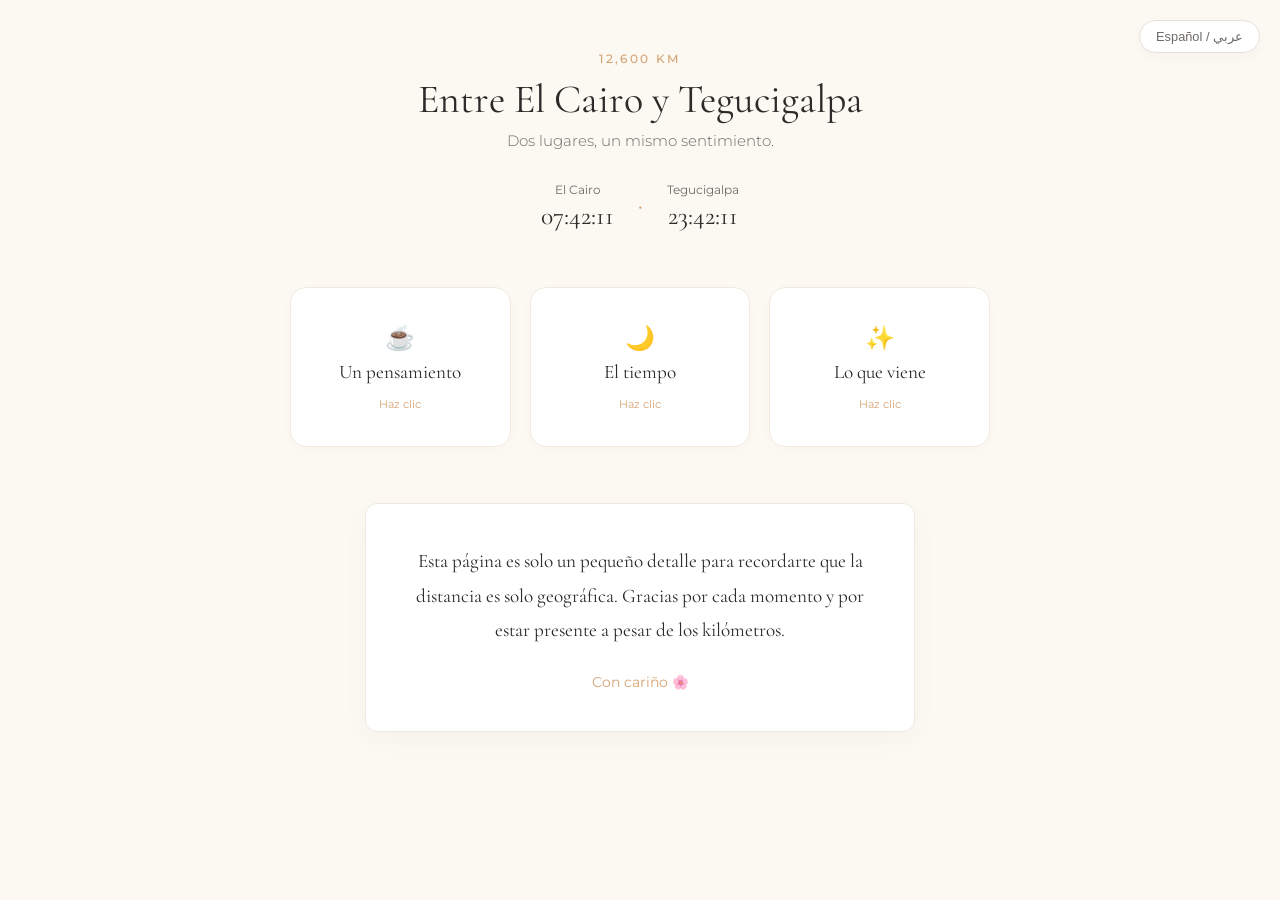
<file: index.html>
<!DOCTYPE html>
<html lang="es" dir="ltr">
<head>
    <meta charset="UTF-8">
    <meta name="viewport" content="width=device-width, initial-scale=1.0">
    <title>Cairo & Tegucigalpa</title>
    
    <link rel="stylesheet" href="css/main.css">
    
    <!-- Google Fonts: Elegant Serif & Clean Sans -->
    <link rel="preconnect" href="https://fonts.googleapis.com">
    <link rel="preconnect" href="https://fonts.gstatic.com" crossorigin>
    <link href="https://fonts.googleapis.com/css2?family=Amiri:ital,wght@0,400;0,700;1,400&family=Cormorant+Garamond:ital,wght@0,400;0,600;1,400&family=Montserrat:wght@300;400;500&display=swap" rel="stylesheet">
</head>
<body>

    <!-- Floating Language Toggle -->
    <button id="lang-btn" class="lang-switch" onclick="toggleLanguage()">
        <span class="lang-text">Español / عربي</span>
    </button>

    <div class="main-wrapper">
        <!-- Hero Section -->
        <header class="header-section">
            <span class="small-tag" data-i18n="tag">12,600 KM</span>
            <h1 data-i18n="title">Entre El Cairo y Tegucigalpa</h1>
            <p class="sub-title" data-i18n="subtitle">Dos lugares, un mismo sentimiento.</p>
            
            <!-- Live Time Display -->
            <div class="time-container">
                <div class="time-box">
                    <span class="city-label" data-i18n="cairo-city">El Cairo</span>
                    <span id="cairo-clock" class="clock-digits">00:00</span>
                </div>
                <div class="time-separator">•</div>
                <div class="time-box">
                    <span class="city-label" data-i18n="tegu-city">Tegucigalpa</span>
                    <span id="tegu-clock" class="clock-digits">00:00</span>
                </div>
            </div>
        </header>

        <!-- Interactive Flip / Tap Story Cards -->
        <main class="cards-container">
            <div class="story-card" onclick="this.classList.toggle('flipped')">
                <div class="card-inner">
                    <div class="card-front">
                        <span class="card-icon">☕</span>
                        <h3 data-i18n="card1-front-title">Un pensamiento</h3>
                        <span class="tap-hint" data-i18n="tap-hint">Haz clic</span>
                    </div>
                    <div class="card-back">
                        <p data-i18n="card1-back-text">Un día compartiremos un café real, sin pantallas de por medio.</p>
                    </div>
                </div>
            </div>

            <div class="story-card" onclick="this.classList.toggle('flipped')">
                <div class="card-inner">
                    <div class="card-front">
                        <span class="card-icon">🌙</span>
                        <h3 data-i18n="card2-front-title">El tiempo</h3>
                        <span class="tap-hint" data-i18n="tap-hint">Haz clic</span>
                    </div>
                    <div class="card-back">
                        <p data-i18n="card2-back-text">Las horas de diferencia no cambian la cercanía de nuestras conversaciones.</p>
                    </div>
                </div>
            </div>

            <div class="story-card" onclick="this.classList.toggle('flipped')">
                <div class="card-inner">
                    <div class="card-front">
                        <span class="card-icon">✨</span>
                        <h3 data-i18n="card3-front-title">Lo que viene</h3>
                        <span class="tap-hint" data-i18n="tap-hint">Haz clic</span>
                    </div>
                    <div class="card-back">
                        <p data-i18n="card3-back-text">Aún no tenemos fotos juntos, pero tenemos historias por escribir.</p>
                    </div>
                </div>
            </div>
        </main>

        <!-- Note Section -->
        <section class="note-section">
            <div class="note-paper">
                <p id="letter-content" data-i18n="letter-text">
                    Esta página es solo un pequeño detalle para recordarte que la distancia es solo geográfica. Gracias por cada momento y por estar presente a pesar de los kilómetros.
                </p>
                <span class="note-signature" data-i18n="signature">Con cariño 🌸</span>
            </div>
        </section>
    </div>

    <!-- JavaScript Files -->
    <script src="js/clock.js"></script>
    <script src="js/i18n.js"></script>
    <script src="js/app.js"></script>
</body>
</html>
</file>
<file: css/main.css>
:root {
    --bg-warm: #fcf8f2;
    --text-dark: #2d2b2a;
    --text-soft: #6e6a66;
    --accent-warm: #d4a373;
    --card-bg: #ffffff;
    --font-serif: 'Cormorant Garamond', 'Amiri', serif;
    --font-sans: 'Montserrat', sans-serif;
}

* {
    box-sizing: border-box;
    margin: 0;
    padding: 0;
}

body {
    background-color: var(--bg-warm);
    color: var(--text-dark);
    font-family: var(--font-sans);
    min-height: 100vh;
    display: flex;
    justify-content: center;
    padding: 3rem 1.5rem;
}

body.rtl {
    direction: rtl;
}

.main-wrapper {
    max-width: 700px;
    width: 100%;
}

/* Language Switcher */
.lang-switch {
    position: fixed;
    top: 20px;
    right: 20px;
    background: #ffffff;
    border: 1px solid #e6e0d8;
    padding: 8px 16px;
    border-radius: 20px;
    cursor: pointer;
    font-size: 0.8rem;
    color: var(--text-soft);
    box-shadow: 0 4px 12px rgba(0,0,0,0.03);
    transition: all 0.3s ease;
}

body.rtl .lang-switch {
    right: auto;
    left: 20px;
}

.lang-switch:hover {
    border-color: var(--accent-warm);
    color: var(--text-dark);
}

/* Header */
.header-section {
    text-align: center;
    margin-bottom: 3.5rem;
}

.small-tag {
    font-size: 0.75rem;
    letter-spacing: 0.2em;
    color: var(--accent-warm);
    font-weight: 500;
}

.header-section h1 {
    font-family: var(--font-serif);
    font-size: 2.5rem;
    font-weight: 400;
    margin: 0.5rem 0;
    color: var(--text-dark);
}

.sub-title {
    color: var(--text-soft);
    font-size: 0.95rem;
    font-weight: 300;
}

/* Clocks */
.time-container {
    display: flex;
    justify-content: center;
    align-items: center;
    gap: 1.5rem;
    margin-top: 2rem;
}

.time-box {
    text-align: center;
}

.city-label {
    display: block;
    font-size: 0.75rem;
    color: var(--text-soft);
    margin-bottom: 0.2rem;
}

.clock-digits {
    font-family: var(--font-serif);
    font-size: 1.6rem;
    color: var(--text-dark);
}

.time-separator {
    color: var(--accent-warm);
}

/* Flip Cards */
.cards-container {
    display: grid;
    grid-template-columns: repeat(auto-fit, minmax(200px, 1fr));
    gap: 1.2rem;
    margin-bottom: 3.5rem;
}

.story-card {
    background-color: transparent;
    height: 160px;
    perspective: 1000px;
    cursor: pointer;
}

.card-inner {
    position: relative;
    width: 100%;
    height: 100%;
    text-align: center;
    transition: transform 0.6s cubic-bezier(0.4, 0, 0.2, 1);
    transform-style: preserve-3d;
}

.story-card.flipped .card-inner {
    transform: rotateY(180deg);
}

.card-front, .card-back {
    position: absolute;
    width: 100%;
    height: 100%;
    backface-visibility: hidden;
    border-radius: 16px;
    padding: 1.5rem;
    display: flex;
    flex-direction: column;
    justify-content: center;
    align-items: center;
    background: var(--card-bg);
    border: 1px solid #f0eae1;
    box-shadow: 0 4px 15px rgba(0, 0, 0, 0.02);
}

.card-icon {
    font-size: 1.5rem;
    margin-bottom: 0.5rem;
}

.card-front h3 {
    font-family: var(--font-serif);
    font-size: 1.2rem;
    font-weight: 400;
}

.tap-hint {
    font-size: 0.7rem;
    color: var(--accent-warm);
    margin-top: 0.8rem;
}

.card-back {
    transform: rotateY(180deg);
    background: #faf6f0;
}

.card-back p {
    font-size: 0.85rem;
    color: var(--text-dark);
    line-height: 1.5;
}

/* Note Section */
.note-section {
    display: flex;
    justify-content: center;
}

.note-paper {
    background: #ffffff;
    border: 1px solid #eee8df;
    padding: 2.5rem;
    border-radius: 12px;
    box-shadow: 0 8px 30px rgba(0, 0, 0, 0.03);
    text-align: center;
    max-width: 550px;
}

.note-paper p {
    font-family: var(--font-serif);
    font-size: 1.2rem;
    line-height: 1.8;
    color: var(--text-dark);
    margin-bottom: 1.5rem;
}

.note-signature {
    font-size: 0.85rem;
    color: var(--accent-warm);
}
</file>
